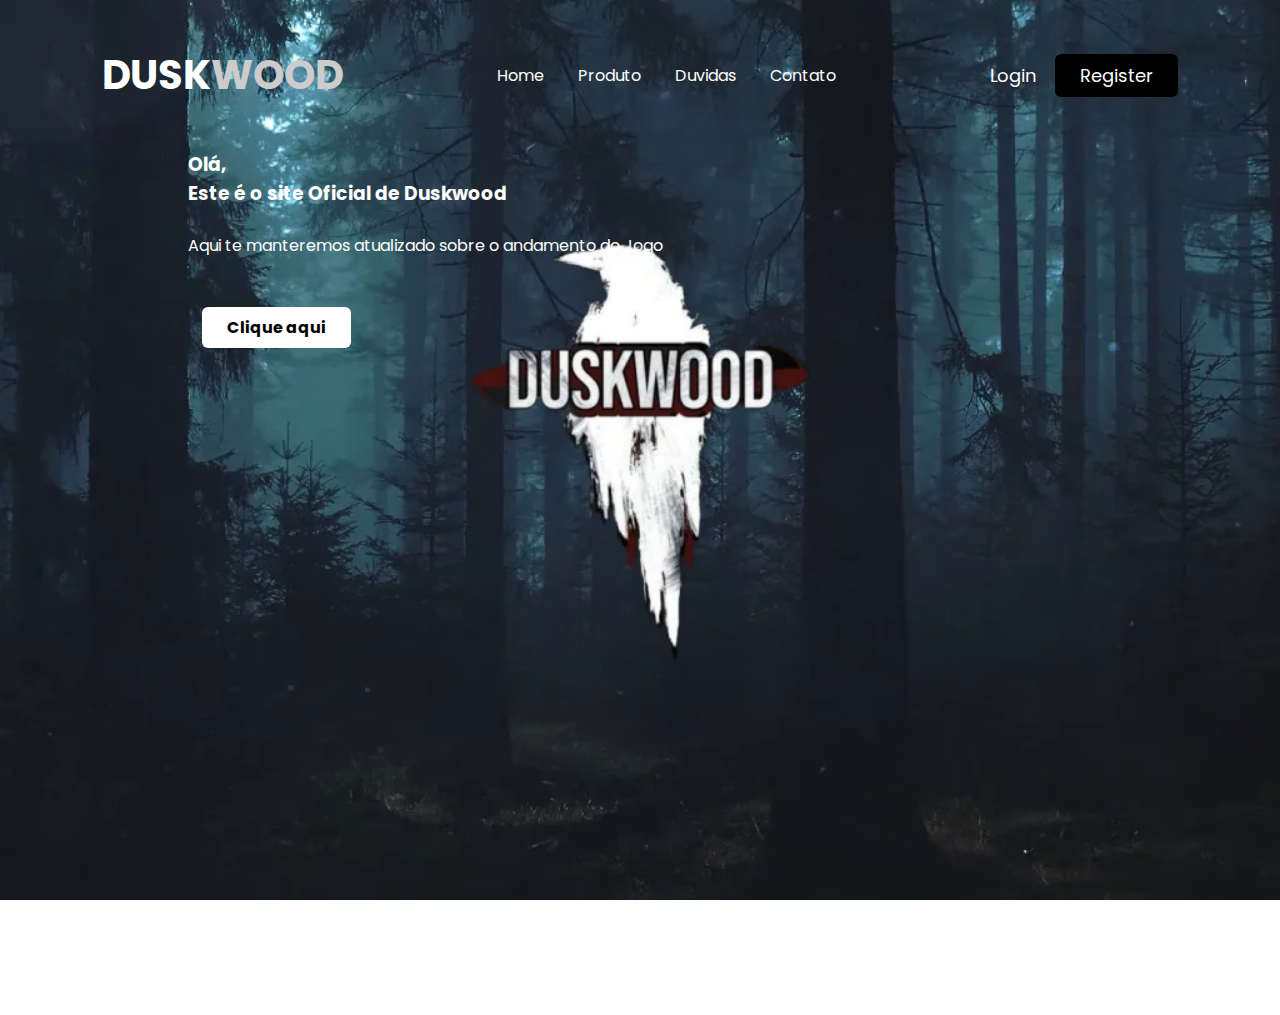
<file: Projetos HTML e CSS/Projeto 04/index.html>
<!DOCTYPE html>
<html lang="pt-br">
<head>
    <meta charset="UTF-8">
    <meta name="viewport" content="width=device-width, initial-scale=1.0">
    <link rel="preconnect" href="https://fonts.googleapis.com">
    <link rel="preconnect" href="https://fonts.gstatic.com" crossorigin>
    <link href="https://fonts.googleapis.com/css2?family=Open+Sans:ital,wght@0,300..800;1,300..800&family=Poppins:ital,wght@0,100;0,200;0,300;0,400;0,500;0,600;0,700;0,800;0,900;1,100;1,200;1,300;1,400;1,500;1,600;1,700;1,800;1,900&display=swap" rel="stylesheet">
    <link rel="stylesheet" href="../Projeto 04/css/style.css"> 
   <title>Duskwood</title>
</head>
<body>
    <div class="container">
    <nav>
        <h2 class="logo">DUSK<span>WOOD</span></h2>
        <ul>
            <li><a href="#">Home</a></li>
            <li><a href="https://everbytestudio.com/pt-br/duskwood-merchandise-shop/#!/">Produto</a></li>
            <li><a href="https://everbytestudio.com/pt-br/suporte-duskwood-faq/">Duvidas</a></li>
            <li><a href="https://everbytestudio.com/pt-br/contato/">Contato</a></li>
        </ul>
        <div class="buttons">
            <a href="#" class="login">Login</a>
            <a href="#" class="register">Register</a>
        </div>
    </nav>
    <div class="container">
        <h3>Olá,<br>Este é o site Oficial de Duskwood</h3> <br>
        <p>Aqui te manteremos atualizado sobre o andamento do Jogo</p>
    </div>
    <div class="link">
        <a href="https://everbytestudio.com/pt-br/duskwood-interactive-thriller-for-android-ios/" class="hire">Clique aqui</a>
    </div>
    </div>
</body>
</html>
</file>
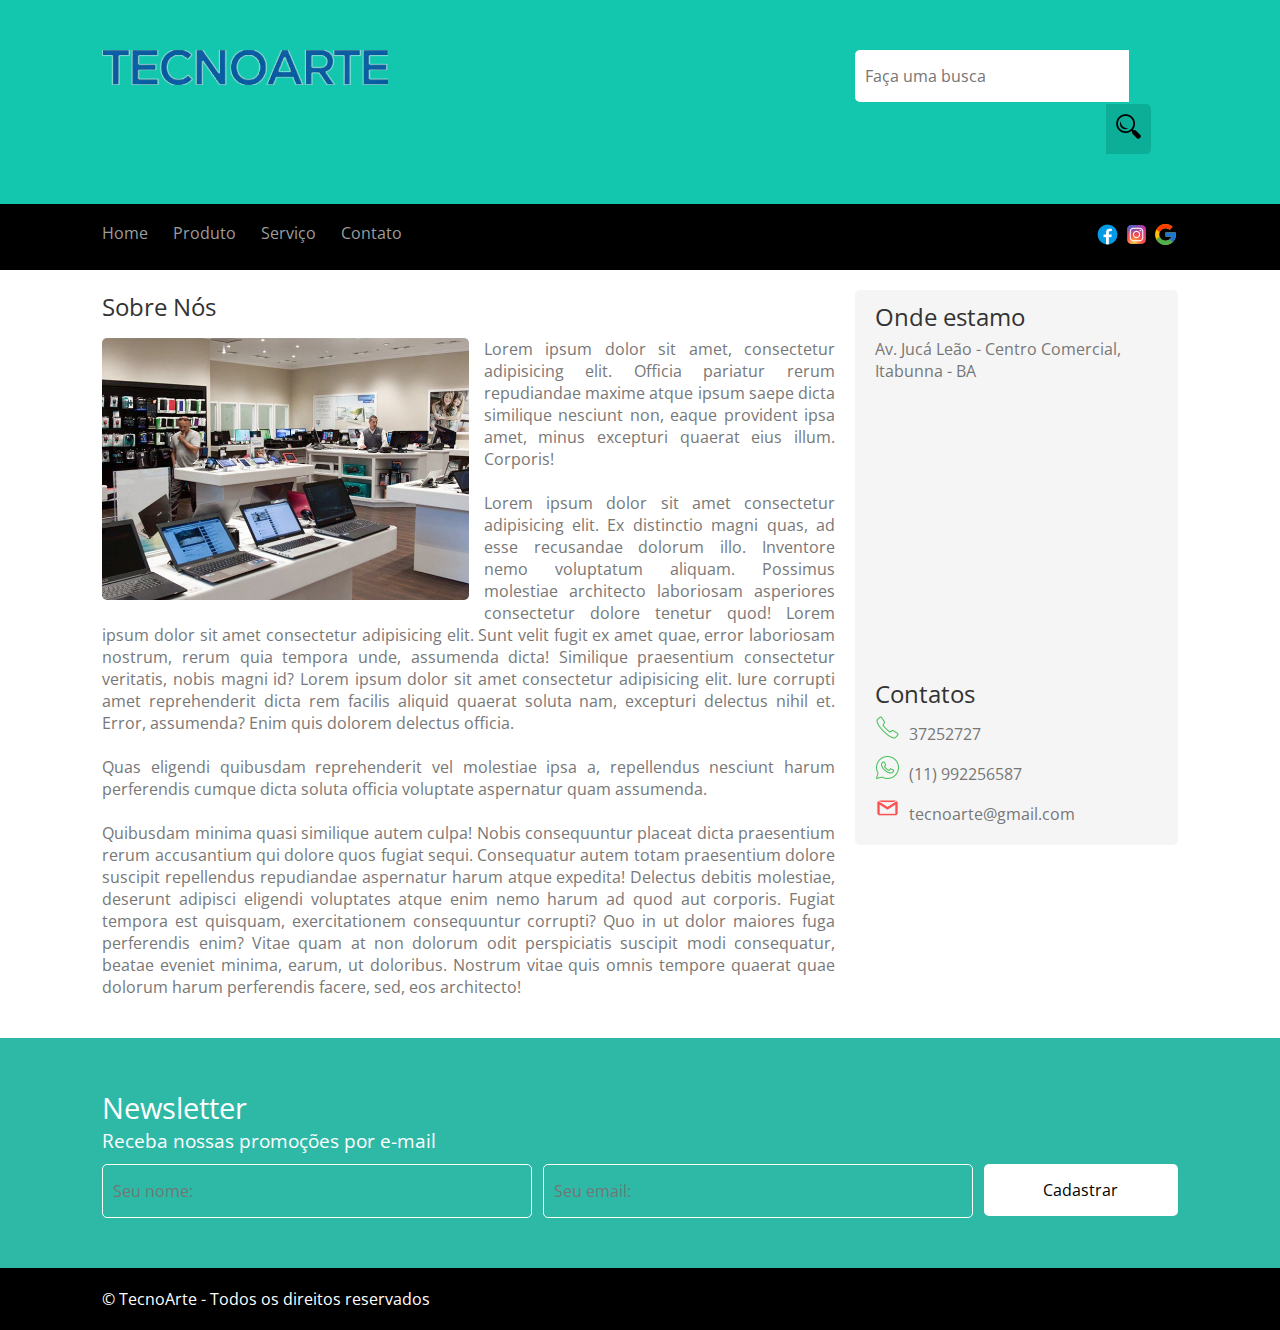
<file: Projetos HTML e CSS/Projeto 01/index1.html>
<!DOCTYPE html>
<html lang="pt-br">
<head>
    <meta charset="UTF-8">
    <meta name="viewport" content="width=device-width, initial-scale=1.0">
    <link rel="stylesheet" href="css/style1.css">
    <link rel="icon" href="img/icons8-engenharia-20.png" type="image/x-icon"> <!--Para adicionar icone-->
    <link rel="preconnect" href="https://fonts.googleapis.com"> <!--fontes do Google Fonts-->
    <link rel="preconnect" href="https://fonts.gstatic.com" crossorigin>
    <link href="https://fonts.googleapis.com/css2?family=Open+Sans:ital,wght@0,300..800;1,300..800&display=swap" rel="stylesheet">
    <title>TecnoArte - Loja de informatica</title>
</head>
<body>
    <header class="cabecalho">
        <h1 class="logo">
            <a href="img/sem-censura.png" title="TecnoArte - Loja de informatica">TecnoArte - Loja de informatica</a>
        </h1>
        <form method="post">
            <input type="text" placeholder="Faça uma busca">
            <button><img src="img/icons8-search-25.png" alt=""></button>
        </form>
    </header>
    <nav class="menu">
        <ul>
            <li><a href="#">Home</a></li>
            <li><a href="#">Produto</a></li>
            <li><a href="#">Serviço</a></li>
            <li><a href="#">Contato</a></li>
        </ul>
        <div class="social-icons">
            <img src="img/icons8-facebook-novo-25.png" alt="icone-facebook" class="btn-facebook">
            <img src="img/icons8-instagram-25.png" alt="icone-instagram" class="btn-instagram">
            <img src="img/icons8-google-logo-25.png" alt="icone-google" class="btn-google">
        </div>
    </nav>
    <main class="principal">
        <article class="sobre">
            <h2>Sobre Nós</h2>
            <img src="img/loja-de-informatica.jpg" alt="TecnoArte - Loja de informatica" width="600px">
            <p>Lorem ipsum dolor sit amet, consectetur adipisicing elit. Officia pariatur rerum repudiandae maxime atque ipsum saepe dicta similique nesciunt non, eaque provident ipsa amet, minus excepturi quaerat eius illum. Corporis! <br> <br> Lorem ipsum dolor sit amet consectetur adipisicing elit. Ex distinctio magni quas, ad esse recusandae dolorum illo. Inventore nemo voluptatum aliquam. Possimus molestiae architecto laboriosam asperiores consectetur dolore tenetur quod! Lorem ipsum dolor sit amet consectetur adipisicing elit. Sunt velit fugit ex amet quae, error laboriosam nostrum, rerum quia tempora unde, assumenda dicta! Similique praesentium consectetur veritatis, nobis magni id? Lorem ipsum dolor sit amet consectetur adipisicing elit. Iure corrupti amet reprehenderit dicta rem facilis aliquid quaerat soluta nam, excepturi delectus nihil et. Error, assumenda? Enim quis dolorem delectus officia.<br> <br>
            Quas eligendi quibusdam reprehenderit vel molestiae ipsa a, repellendus nesciunt harum perferendis cumque dicta soluta officia voluptate aspernatur quam assumenda. <br> <br>
            Quibusdam minima quasi similique autem culpa! Nobis consequuntur placeat dicta praesentium rerum accusantium qui dolore quos fugiat sequi. Consequatur autem totam praesentium dolore suscipit repellendus repudiandae aspernatur harum atque expedita!
            Delectus debitis molestiae, deserunt adipisci eligendi voluptates atque enim nemo harum ad quod aut corporis. Fugiat tempora est quisquam, exercitationem consequuntur corrupti? Quo in ut dolor maiores fuga perferendis enim?
            Vitae quam at non dolorum odit perspiciatis suscipit modi consequatur, beatae eveniet minima, earum, ut doloribus. Nostrum vitae quis omnis tempore quaerat quae dolorum harum perferendis facere, sed, eos architecto!</p>
        </article>
        <aside class="onde-estamos">
            <h2>Onde estamo</h2>
            <p>Av. Jucá Leão - Centro Comercial, Itabunna - BA</p>
            <iframe src="https://www.google.com/maps/embed?pb=!1m18!1m12!1m3!1d3857.5273733314552!2d-39.28709112400024!3d-14.795630999158165!2m3!1f0!2f0!3f0!3m2!1i1024!2i768!4f13.1!3m3!1m2!1s0x739aaf0cc0db597%3A0x9dfa10026b580036!2sAv.%20Juca%20Le%C3%A3o%2C%20Itabuna%20-%20BA!5e0!3m2!1spt-BR!2sbr!4v1742138456694!5m2!1spt-BR!2sbr"></iframe>
            <h2>Contatos</h2>
            <ul>
                <li> <img src="img/icons8-telefone-25.png" alt=""> 37252727</li>
                <li> <img src="img/icons8-whatsapp-25.png" alt=""> (11) 992256587</li>
                <li> <img src="img/icons8-gmail-25.png" alt=""> tecnoarte@gmail.com</li>
            </ul>
        </aside>
    </main>
    <section class="newsletter">
        <h3>Newsletter</h3>
        <p>Receba nossas promoções por e-mail</p>
        <form method="post">
            <input type="text" placeholder="Seu nome:">
            <input type="text" placeholder="Seu email:">
            <button>Cadastrar</button>
        </form>
    </section>
    <footer class="rodape">
        <p>© TecnoArte - Todos os direitos reservados</p>
    </footer>
</body>
</html>
</file>
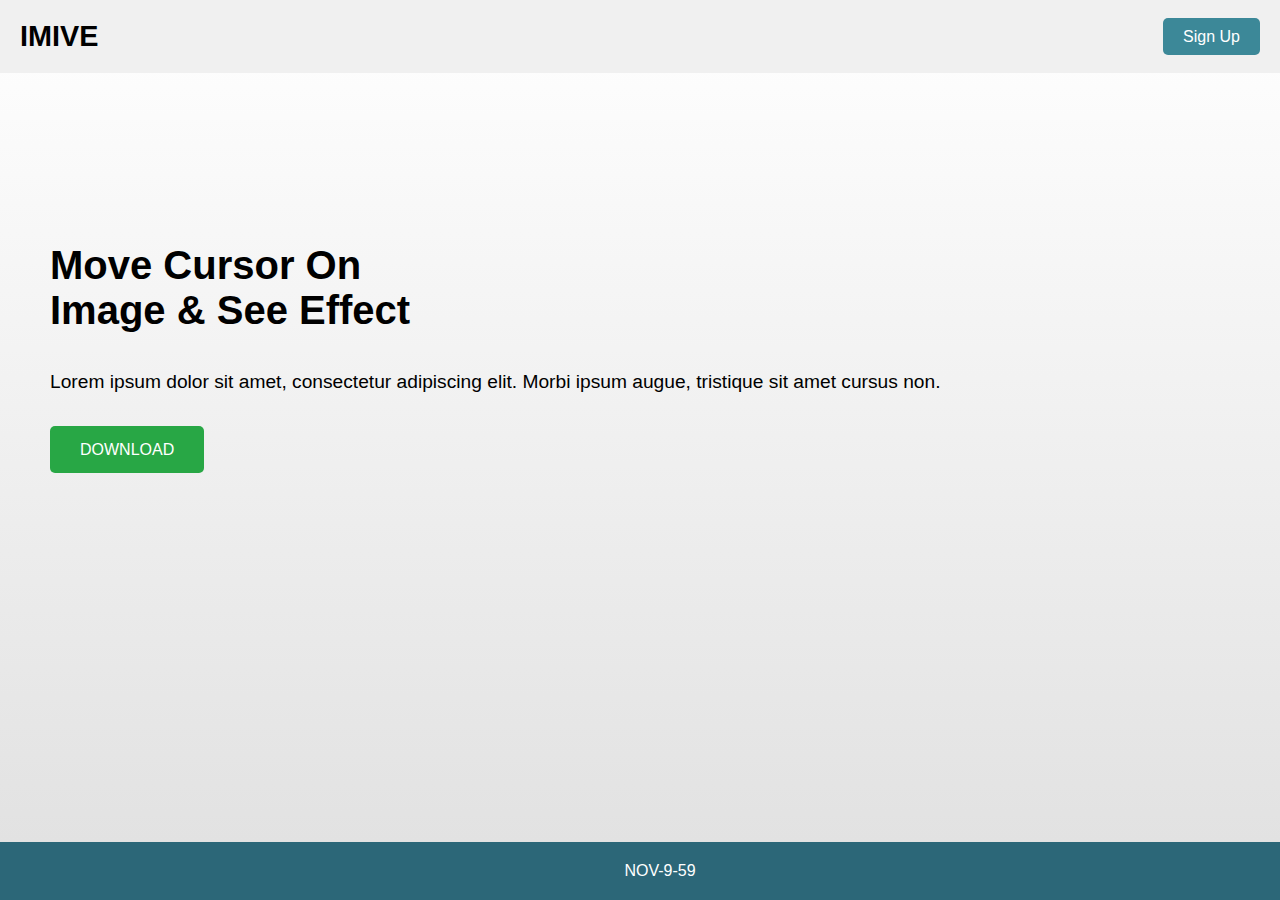
<file: Projetos HTML e CSS/Projeto 02/index2.html>
<!DOCTYPE html>
<html lang="pt-br">
<head>
    <meta charset="UTF-8">
    <meta name="viewport" content="width=device-width, initial-scale=1.0">
    <title> 3D Block Design Using CSS (Traduzir)</title>
    <link rel="stylesheet" href="css/style2.css">
</head>
<body>

    <header>
        <div class="logo">IMIVE</div>
        <nav>
            <a href="#" class="signup">Sign Up</a>
        </nav>
    </header>

    <section class="content">
        
        <div class="text">
            <h1>Move Cursor On<br>Image & See Effect</h1>
            <br>
            <p>Lorem ipsum dolor sit amet, consectetur adipiscing elit. Morbi ipsum augue, tristique sit amet cursus non.</p>
            <br>
            <a href="#" class="download">DOWNLOAD</a>
        </div>
    </section>



    <div class="hero">
        <div class="small-img">
            <img src="img/1.jpg" alt="">
        </div>
        <div class="small-img">
            <img src="img/2.jpg" alt="">
        </div>
        <div class="small-img">
            <img src="img/3.jpg" alt="">
        </div>
        <div class="small-img">
            <img src="img/4.jpg" alt="">
        </div>
        <div class="small-img">
            <img src="img/5.jpg" alt="">
        </div>
        <div class="small-img">
            <img src="img/6.jpg" alt="">
        </div>
        <div class="small-img">
            <img src="img/7.jpg" alt="">
        </div>
        <div class="small-img">
            <img src="img/8.jpg" alt="">
        </div>
        <div class="small-img">
            <img src="img/9.jpg" alt="">
        </div>
    </div> 

    <footer>
        <p>NOV-9-59</p>
    </footer>
</body>
</html>
</file>
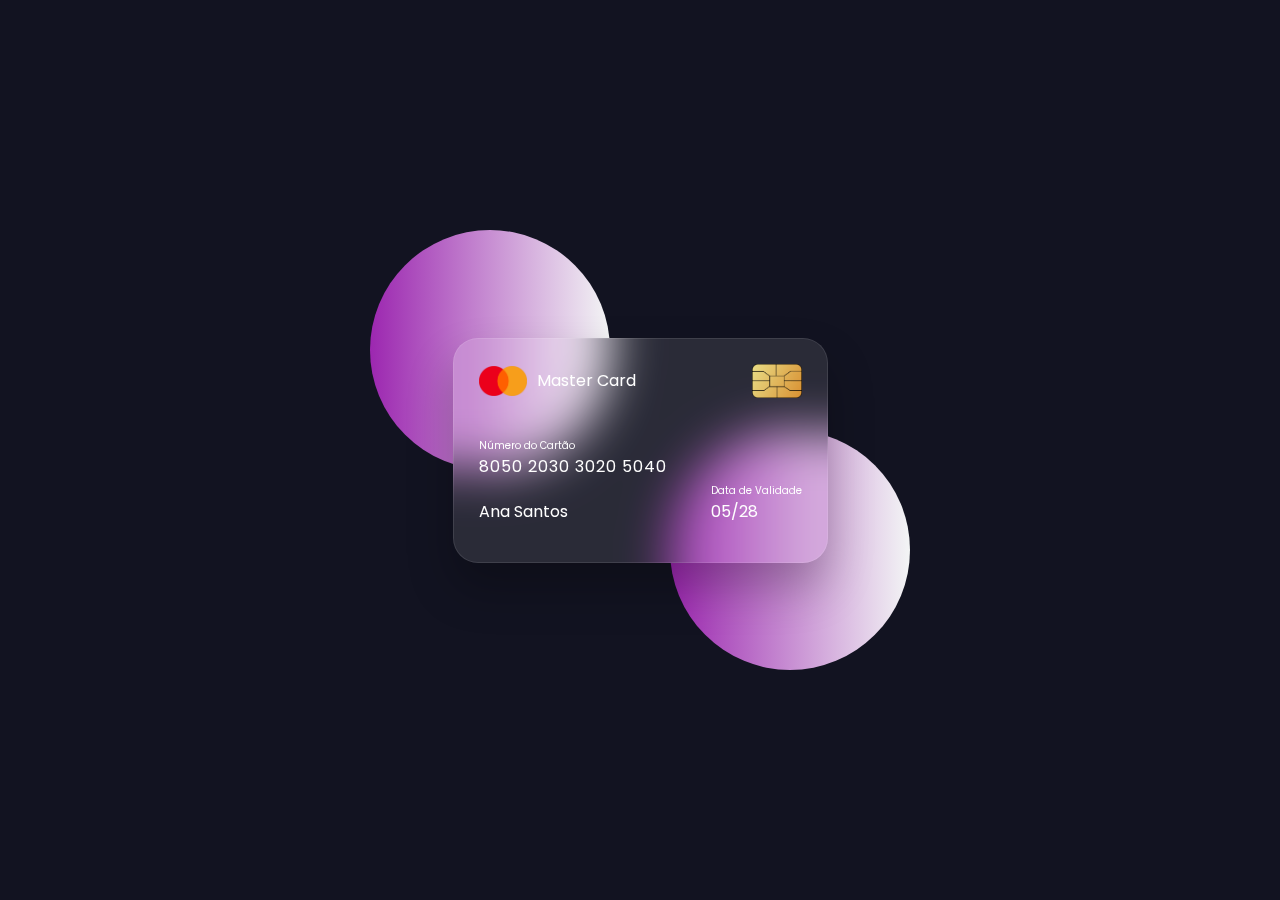
<file: Projetos HTML e CSS/Projeto 03/index03.html>
<!DOCTYPE html>
<html lang="pt-br">
<head>
    <meta charset="UTF-8">
    <meta name="viewport" content="width=device-width, initial-scale=1.0">
    <link rel="stylesheet" href="css/style3.css">
    <link href="https://fonts.googleapis.com/css2?family=Poppins:wght@300;400;500;600&display=swap" rel="stylesheet">
    <title>Cartão de Debito</title>
</head>
<body>
    <section>
        <div class="container">
            <div class="card front-face">
                <header>
                    <span class="logo">
                        <img src="img/logo.png" alt="">
                        <h5>Master Card</h5>
                    </span>
                    <img src="img/chip.png" alt="" class="chip">
                </header>
                <div class="card-details">
                    <div class="name-number">
                        <h6>Número do Cartão</h6>
                        <h5 class="number">8050 2030 3020 5040</h5>
                        <h5 class="name">Ana Santos</h5>
                    </div>
                    <div class="valid-date">
                        <h6>Data de Validade</h6>
                        <h5>05/28</h5>
                    </div>
                </div>
            </div>
            <div class="card back-face">
                <h6>Para atendimento ao cliente ligue para +55 4343 3434 ou envie um e-mail para mastercard@gmail.com</h6>
                <span class="magnetic-strip"></span>
                <div class="signature"><i>005</i></div>
                <h5>Lorem ipsum dolor sit amet consectetur adipisicing elit. Eligendi nulla maxime id dicta corrupti et earum numquam itaque illo, adipisci reiciendis sapiente, magnam minima sunt fugit reprehenderit labore consequatur sed?</h5>
            </div>
        </div>
    </section>
</body>
</html>
</file>
<file: Projetos HTML e CSS/Projeto 04/css/style.css>
*{
    margin: 0;
    padding: 0;
    box-sizing: border-box;
    font-family: 'Poppins', sans-serif; 
}

body{
    color: #fff;
    background-image: url(../img/duskwood.webp);
    background-position: center;
    background-size: cover;
    background-repeat: no-repeat; /* Evita repetição da imagem */
    background-attachment: fixed; /* Mantém o fundo fixo ao rolar */
}

.container{
    width: 100%;
    height: 100vh; 
    padding-top: 35px;
    padding-left: 8%;
    padding-right: 8%;
}

nav{
    display: flex;
    align-items: center;
    justify-content: space-between;
    padding: 10px 0;
}
.logo{
    font-size: 40px;
}
.logo span{
    color: rgb(205, 203, 203);
}
nav ul li{
    display: inline-block;
    list-style: none;
    margin: 10px 15px;
}
nav ul li a{
    color: #fff;
    text-decoration: none;
    transition: 0.5s;
}
nav ul li a:hover{
    color: #1A73E8;
}
.login{
    color: #fff;
    font-size: 18px;
    margin-right: 15px;
    text-decoration: none;
}
.register{
    color: #fff;
    text-decoration: none;
    background: #000;
    padding: 9px 25px;
    border-radius: 6px;
    font-size: 18px;
}
.content{
    margin: 12%;
    max-width: 600px;
}
.content h3{
    font-size: 55px;
    top: 100px; /* Move o elemento  para cima */
}
.content p{
    margin-top: 10px;
    line-height: 25px;
    margin-top: 30px;   /* Afastar do topo */
}
.link{
    position: relative;
    top: -700px; /* Move o elemento  para cima */
    margin-left: 100px;  /* Afastar da esquerda */

}
.link .hire{
    color: #000;
    background: #fff;
    text-decoration: none;
    padding: 9px 25px;
    border-radius: 6px;
    font-weight: bold;
    transition: 0.5s;
}

.link .hire:hover{
    color: #fff;
    background: transparent;
    border: 1px solid #fff;
}
</file>
<file: Projetos HTML e CSS/Projeto 01/css/style1.css>
*{
    margin: 0;
    padding: 0;
    font-size: 100%;
    font-family: "Open Sans", sans-serif;
    font-weight: normal; /* Para definir a intensidade da fonte */
    box-sizing: border-box;
    border: none;
    outline: none;
}
img {
    max-width: 100%;
}
ul{
    list-style: none;
}
a{
    text-decoration: none;
}
h2{
    font-size: 1.5em;
    color: #333;
}
p{
    font-size: 1em;
    color: #777;
}

    /*CABEÇALHO*/
.cabecalho{
    width: 100%;
    float: left;
    padding: 50px 8%;
    background-color: #13c7ae;
}

.logo a{
    width: 286px;
    height: 35px;
    float: left;
    background: url(../img/sem-censura.png) no-repeat;
    font-size: 0;
}
.cabecalho form{
    width: 30%;
    float: right;
}
.cabecalho input{
    width: 85%;
    float: left;
    border-radius: 5px 0 0 5px;
    padding: 15px 10px ;

}
.cabecalho button{
    width: -5px;
    float: right;
    padding: 10px 10px;
    margin-right: 27px;
    margin-top: 2px;
    background-color: #0cae98;
    color: #fff;
    cursor: pointer;
    border-radius: 0 5px 5px 0;
}

    /*MENU*/
.menu{
    width: 100%;
    float: left;
    background-color: #000000;
    padding: 18px 8%;
}
.menu li{
    float: left;
}
.menu li a{
    color: #9d9d9d;
    margin-right: 25px;
}
.menu li a:hover{
    color: #fff;
}
.social-icons{
    float: right;
}
.social-icons a{
    color: #fff;
    float: left;
    margin-left: 12px;
}
    /*PRINCIPAL*/
.principal{
    width: 100%;
    float: left;
    padding: 20px 8%;
}
.sobre{
    width: 70%;
    float: left;
    padding: 0 20px 20px 0;
}
.sobre h2{
    margin-bottom: 15px;
}
.sobre img{
    width: 50%;
    float: left;
    border-radius: 5px;
    margin: 0 15px 15px 0 ;
}
.sobre p{
    text-align: justify;
}

/*SIDEBAR*/

.onde-estamos{
    width: 30%;
    float: right;
    padding: 10px 20px;
    background-color: #f5f5f5;
    border-radius: 5px;
}
.onde-estamos h2{
    margin-bottom: 5px;
}
.onde-estamos iframe{
    width: 100%;
    height: 250px;
    margin: 20px 0;
}
.onde-estamos li{
    color: #777;
    margin-bottom: 10px;
}
.onde-estamos img{
    margin-right: 5px;
}

/*Newsletter*/

.newsletter {
    width: 100%;
    float: left;
    background-color: #0cae98db;
    padding: 50px 8%;
}
.newsletter h3{
    font-size: 1.8em;
    color: #fff;
}
.newsletter p{
    font-size: 1.2em;
    color: #fff;
}
.newsletter form{
    width: 100%;
    float: left;
    margin-top: 10px;
}
.newsletter form input{
    width: 40%;
    margin-right: 1%;
    padding: 15px 10px;
    border: 1px solid #fff;
    border-radius: 5px;
    color: #fff;
    background-color: initial;  /*PARA TIRAR A COR DE FUNDO */
    float: left;

}
.newsletter button{
    width: 18%;
    background-color:#fff;
    padding: 15px 10px;
    border-radius: 5px;
    float: right;
    cursor: pointer;
}

/*RODAPÉ*/

.rodape{
    width: 100%;
    float: left;
    background-color: #000000;
    padding: 20px 8%;
}
.rodape p{
    color: #fff;
}
</file>
<file: Projetos HTML e CSS/Projeto 02/css/style2.css>
body {
    
    font-family: sans-serif;
    background: linear-gradient(to bottom, white, #e0e0e0);
    height: 100vh;
    display: flex;
    flex-direction: column;
}

.logo {
    font-size: 1.8em;
    font-weight: bold;
} 

header {
    display: flex;
    justify-content: space-between;
    align-items: center;
    padding: 20px;
    background-color: #f0f0f0; /* Cor de fundo do cabeçalho */
}

.header .logo {
    font-size: 1.5em;
    font-weight: bold;
}

nav a.signup {
    text-decoration: none;
    background-color: #3c8898; /* Cor de fundo do botão "Sign Up" */
    color: white;
    padding: 10px 20px;
    border-radius: 5px;
}

.content {
    display: flex;
    margin-top: 120px; /* Para evitar sobreposição com o header */
    padding: 50px;
}

.content .text {
    flex: 1;
    padding-right: 50px; /*n tinha*/
}

.content .text h1 {
    font-size: 2.5em;
    margin-bottom: 20px;
}

.content .text p {
    font-size: 1.2em;
    line-height: 1.;
    margin-bottom: 30px;
}

.content .text .download {
    text-decoration: none;
    background-color: #28a745; /* Cor de fundo do botão "Download" */
    color: white;
    padding: 15px 30px;
    border-radius: 5px;
    font-size: 16px;
    border: none;
    cursor: pointer;
}

.content .image {
    flex: 1;
    text-align: right; /* Alinha a imagem à direita */
}

.content .image .carro {
    max-width: 100%;
    height: auto;
}

footer {
    text-align: center;
    padding: 20px;
    background-color: #f0f0f0; /* Cor de fundo do rodapé */
}

.content .small-img {
    flex: 1;
    text-align: right;
    position: relative; /* Adiciona posicionamento relativo */
}

.content .small-img {
    max-width: 100%;
    height: auto;
    position: absolute; /* Adiciona posicionamento */
    bottom: 20px; /* Distância da parte inferior */
    right: 20px; /* Distância da direita */
}



* {
    margin: 0;
    padding: 0;
}

.hero {
    display: flex;
    width: 300px;
    margin-left: 1300px;  /* Afastar da esquerda */
    margin-top: -250px;
    flex-wrap: wrap; /* Permite que os itens quebrem novas linhas */
    display: flex;
}

.small-img {
    flex-basis: 100px;
    cursor: pointer;
    position: relative;
    transition: 2s; 
    box-shadow: 27px 41px 13px 4px rgba(0,0,0,0.10);

} 
.small-img img {
    width: 100px;
}

.small-img::after {
    content: "";
    width: 100px;
    height: 30px;
    bottom: -29px;
    left: 7px;
    position: absolute;
    background: #2d5661;
    transform: skewX(26deg);

}

.small-img::before {
    content: "";
    width: 15px;
    height: 100px;
    right: -14px;
    top: 15px;
    position: absolute;
    background: #3c8898;
    transform: skewY(65deg);
}

.hero:hover .small-img:nth-child(1) {
    transform: translate(60px, 230px) rotate(360deg) ;
}

.hero:hover .small-img:nth-child(2) {
    transform: translate(-260px, -150px) rotate(360deg);
}

.hero:hover .small-img:nth-child(3) {
    transform: translate(91px, 295px) rotate(360deg);
}

.hero:hover .small-img:nth-child(4) {
    transform: translate(440px, -220px) rotate(360deg);
}

.hero:hover .small-img:nth-child(5) {
    transform: translate(100px, -120px) rotate(360deg);
}

.hero:hover .small-img:nth-child(6) {
    transform: translate(-370px, 320px) rotate(360deg);
}

.hero:hover .small-img:nth-child(7) {
    transform: translate(0, -150px) rotate(360deg);
}

.hero:hover .small-img:nth-child(8) {
    transform: translate(-280px, -40px) rotate(360deg)
}

.hero:hover .small-img:nth-child(9) {
    transform: translate(400px, -120px) rotate(360deg);
}


/* Rodapé */
footer {
    text-align: center;
    padding: 20px;
    background-color: #2c6778;
    color: white;
    position: fixed;
    bottom: 0;
    width: 100%;
}
</file>
<file: Projetos HTML e CSS/Projeto 03/css/style3.css>
*{
    margin: 0;
    padding: 0;
    box-sizing: border-box;
    font-family: 'Poppins', sans-serif; }

section{
    position: relative;
    min-height: 100vh;
    width: 100%;
    background: #121321;
    display: flex;
    justify-content: center;
    align-items: center;
    
    color: #fff;
    perspective: 1000px;
}

section::before{
    content: "" ;
    position: absolute ;
    height: 240px;
    width: 240px;
    border-radius: 50%;
    transform: translate(-150px, -100px);
    background: linear-gradient(90deg, #9c27b0, #f3f5f5);
}

section::after{
    content: "" ;
    position: absolute ;
    height: 240px;
    width: 240px;
    border-radius: 50%;
    transform: translate(150px, 100px);
    background: linear-gradient(90deg, #9c27b0, #f3f5f5);
}

.container{
    margin: auto;
    position: relative;
    height: 225px;
    width: 375px;
    z-index: 100;
    transition: 0.6s;
    transform-style: preserve-3d
}

.container:hover{
    transform: rotateY(180deg)
}

.container .card{
    position: relative;
    height: 100% ;
    width: 100%;
    padding: 25px;
    border-radius: 25px;
    backdrop-filter: blur(25px) ;
    background: rgba(255,255,255,0.1);
    box-shadow: 0 25px 45px rgba(0, 0, 0, 0.25);
    border: 1px solid rgba(255,255,255, 0.1);
    backface-visibility: hidden;
}
.front-face header,
.front-face .logo{
    display: flex;
    align-items: center;
}

.front-face header{
    justify-content: space-between;
}

.front-face .logo img{
    width: 48px;
    margin-right: 10px;
}

h5{
    font-size: 16px;
    font-weight: 400;
}

.front-face .chip{
    width: 50px;
}

.front-face .card-details{
    display: flex;
    margin-top: 40px;
    align-items: flex-end;
    justify-content: space-between;
}
h6{
    font-size: 10px;
    font-weight: 400;
}
h5.number{
    font-size: 16px;
    letter-spacing: 1px;
}

h5.name{
    margin-top: 20px;
}
.card.back-face{
    display: flex;
    flex-direction: column;
    align-items: center;
    justify-content: center;
    border: none;
    padding: 25px;
    transform: rotateY(180deg);
    text-align: center;
    height: 100%;
    width: 100%; /* Garante que ocupa toda a área do cartão */
    position: absolute; /* Mantém sobre a frente */
    top: 0;
    left: 0; 
}


.card.back-face h6{
    height: 250px; /* Adiciona mais espaço vertical */
    padding-bottom: 20px; /* Garante que não encoste na borda */
}

.card.back-face header {
    font-size: 12px;
}

.card.back-face .magnetic-strip {
    position: absolute;
    top: 65px;
    left: 0;
    height: 35px;
    width: 100%;
    background: #000;
}
.card.back-face .signature{
    display: flex;
    justify-content: flex-end;
    align-items: center;
    width: 85%;
    height: 35px; /* Reduz a altura para melhor proporção */
    margin-top: 15px;
    border-radius: 4px;
    background: #fff; /* Mantém fundo branco sólido */
    position: relative;
    box-shadow: inset 0px 0px 3px rgba(0, 0, 0, 0.3); /* Simula um leve relevo */
}


.signature i{
    color: #000;
    font-size: 14px;
    padding: 4px 10px;
    border-radius: 3px;
    background-color: #fff;
    margin-right: 5px; /* Mantém distância do canto direito */
    z-index: 1; /* Garante que apareça acima da assinatura */
}
.card.back-face h5{
    font-size: 10px;
    text-align: center;
    max-width: 85%;
    line-height: 1.5;
    margin-top: 15px; /* Aumenta a distância do texto de cima */
}
</file>
